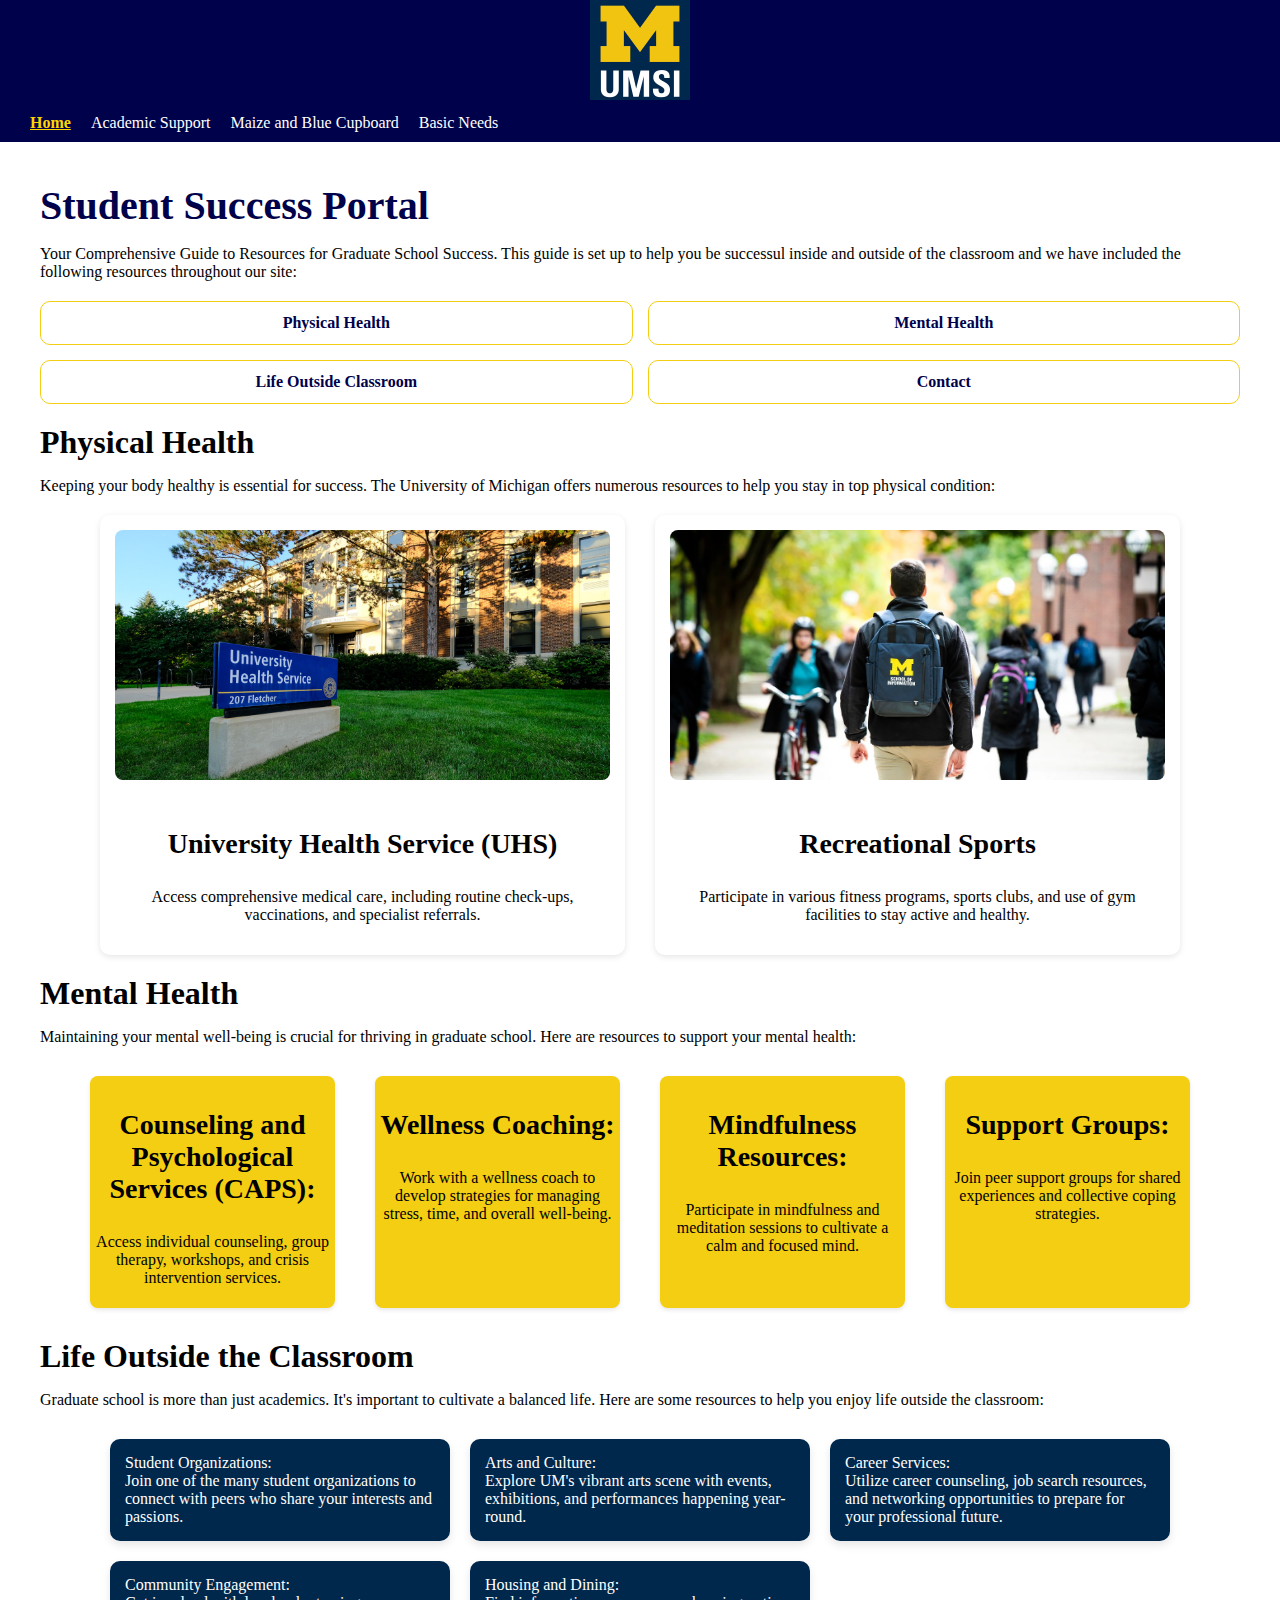
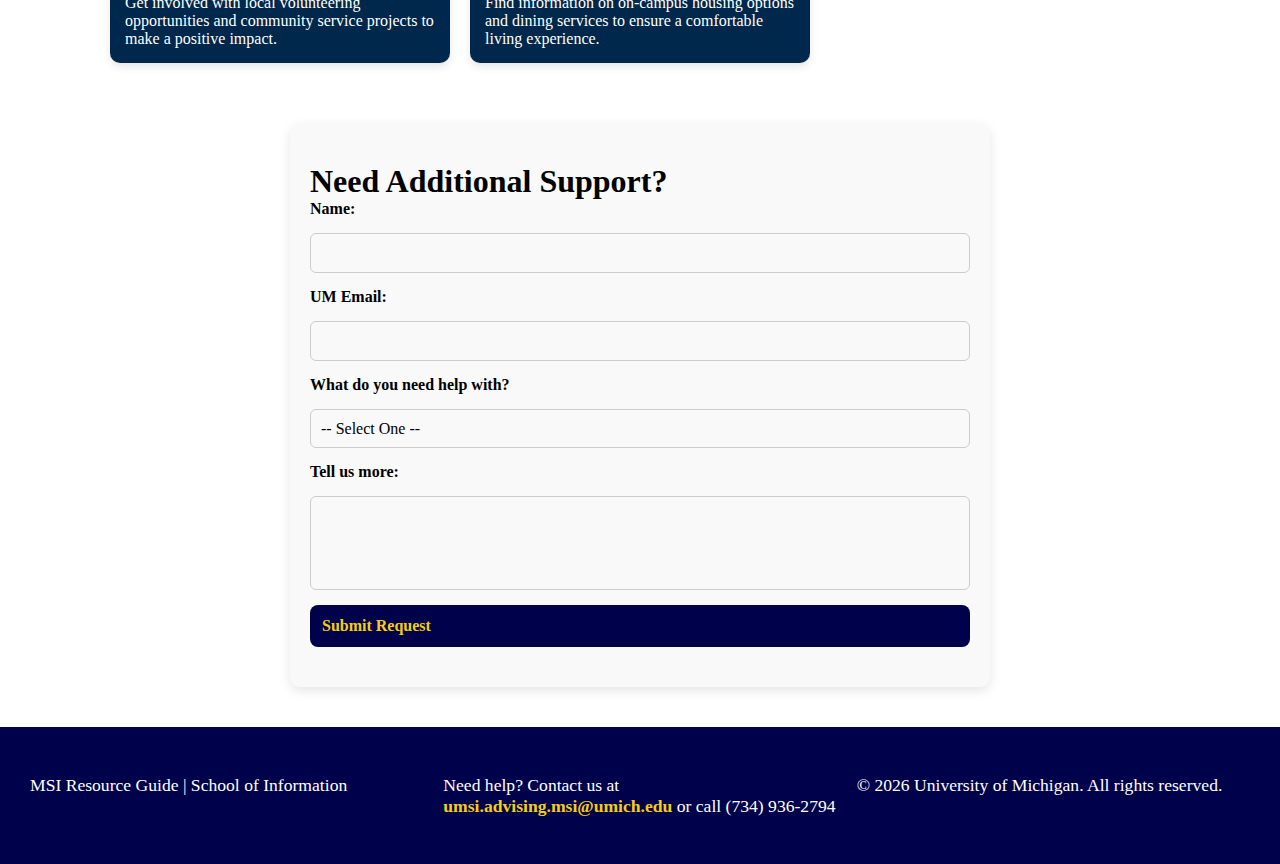
<file: index.html>
<!DOCTYPE html>
<html lang="en">
<head>
    <meta charset="UTF-8">
    <meta name="viewport" content="width=device-width, initial-scale=1.0">
    <link rel="stylesheet" href="css/html5reset.css">
    <link rel="stylesheet" href="css/style.css">
    <title>Student Success Portal</title>
</head>
<body>

    <header>
        <div class="head">
        <a href = "#main" class = "skip">Skip to Main Content</a>
                <img src="images/UMSI_signature_vertical_informal_solidblue.jpg" alt="UMSI Logo" class="logo">
                <nav>
                    <ul>
                    <li><a href="index.html" class="active">Home</a></li>
                    <li><a href="page_1.html">Academic Support</a></li>
                    <li><a href="page_2.html">Maize and Blue Cupboard</a></li>
                    <li><a href="page_3.html">Basic Needs</a></li>
                    </ul>
                </nav>
        </div>
                

            </header>
    <main id="main" style="margin: 40px ;">
        <h1>Student Success Portal</h1>
        <section>
            <p> Your Comprehensive Guide to Resources for Graduate School Success. This guide is set up to help you be successul inside and outside of the classroom and we have included the following resources throughout our site:</p>
            <ol class="resource_list">
                <!-- <li><a href="#academic-resources">Academic Resources</a></li> -->
                <li><a href="#physical-health">Physical Health</a></li>
                <li><a href="#mental-health">Mental Health</a></li>
                <li><a href="#life-outside-classroom">Life Outside Classroom</a></li>
                <li><a href="#support_form_section">Contact</a></li>
            </ol>
        </section>
        <section>
            <h2 id="physical_health">Physical Health</h2>
            <p>Keeping your body healthy is essential for success. The University of Michigan offers numerous resources to help you stay in top physical condition:</p>
          
            <div class="physical_card_list">
              <div class="card physical_card">
                <img src="images/UHS.jpg" alt="University Health Services building" class="uhs_img" />
                <div>
                  <h3>University Health Service (UHS)</h3>
                  <p>Access comprehensive medical care, including routine check-ups, vaccinations, and specialist referrals.</p>
                </div>
              </div>
          
              <div class="card physical_card">
                <img src="images/UMSI_CampusFall_UMSIBackpack_02.jpg" alt="A student wears a UMSI backpack in fall on the drag." />
                <div>
                  <h3>Recreational Sports</h3>
                  <p>Participate in various fitness programs, sports clubs, and use of gym facilities to stay active and healthy.</p>
                </div>
              </div>
            </div>
          </section>
          
        
        <section>
            <h2 id="mental-health">Mental Health</h2>
            <p>Maintaining your mental well-being is crucial for thriving in graduate school. Here are resources to support your mental health:</p>
            <div class="mental_card_list">
           
                <div class="mh_card">
                    <h3>Counseling and Psychological Services (CAPS):</h3>
                    <p> Access individual counseling, group therapy, workshops, and crisis intervention services.</p>
                </div>

                <div class="mh_card">
                    <h3>Wellness Coaching:</h3>
                    <p>Work with a wellness coach to develop strategies for managing stress, time, and overall well-being.</p>
                </div>

                <div class="mh_card">
                    <h3>Mindfulness Resources:</h3>
                    <p> Participate in mindfulness and meditation sessions to cultivate a calm and focused mind.</p> 
                </div>

                <div class="mh_card">
                    <h3>Support Groups:</h3>
                    <p> Join peer support groups for shared experiences and collective coping strategies.</p>
                </div>
            </div>
        </section>

        
        <section id="life-outside-classroom">
            <h2>Life Outside the Classroom</h2>
            <p>Graduate school is more than just academics. It's important to cultivate a balanced life. Here are some resources to help you enjoy life outside the classroom:</p>
            
            <div class="outside_buttons">
                <a href="https://www.si.umich.edu/student-experience/student-life/student-organizations" class="resource-button">
                    <strong>Student Organizations:</strong><br>Join one of the many student organizations to connect with peers who share your interests and passions.
                </a>
                <a href="https://campusinfo.umich.edu/article/art-culture" class="resource-button">
                    <strong>Arts and Culture:</strong><br>Explore UM's vibrant arts scene with events, exhibitions, and performances happening year-round.
                </a>
                <a href="https://www.si.umich.edu/student-experience/career-development/career-resources" class="resource-button">
                    <strong>Career Services:</strong><br>Utilize career counseling, job search resources, and networking opportunities to prepare for your professional future.
                </a>
                <a href="https://www.si.umich.edu/student-experience/engaged-learning/community-based-opportunities" class="resource-button">
                    <strong>Community Engagement:</strong><br>Get involved with local volunteering opportunities and community service projects to make a positive impact.
                </a>
                <a href="https://housing.umich.edu/" class="resource-button">
                    <strong>Housing and Dining:</strong><br>Find information on on-campus housing options and dining services to ensure a comfortable living experience.
                </a>
            </div>
        </section>

        <section class="support_form_section">
            <h2>Need Additional Support?</h2>
            <form action="https://formspree.io/f/meoapdop" method="POST" id="supportForm">
              <label for="name">Name:</label>
              <input type="text" id="name" name="name" required />
          
              <label for="email">UM Email:</label>
              <input type="email" id="email" name="email" required />
          
              <label for="need">What do you need help with?</label>
              <select id="need" name="need" required>
                <option value="">-- Select One --</option>
                <option value="food">Food</option>
                <option value="housing">Housing</option>
                <option value="mental_health">Mental Health</option>
                <option value="academic">Academic Support</option>
                <option value="other">Other</option>
              </select>
          
              <label for="message">Tell us more:</label>
              <textarea id="message" name="message" rows="4"></textarea>
          
              <button type="submit">Submit Request</button>
            </form>
          </section>
          
        
    </main>
    <footer>
        <p>MSI Resource Guide | School of Information</p>
        <p>Need help? Contact us at <a href="mailto:umsi.advising.msi@umich.edu">umsi.advising.msi@umich.edu</a> or call (734) 936-2794</p>
        <p>© <span id="year"></span> University of Michigan. All rights reserved.</p>
      </footer>
      
      <script>
        document.getElementById("year").textContent = new Date().getFullYear();
      </script>
      


</body>
</html>
</file>
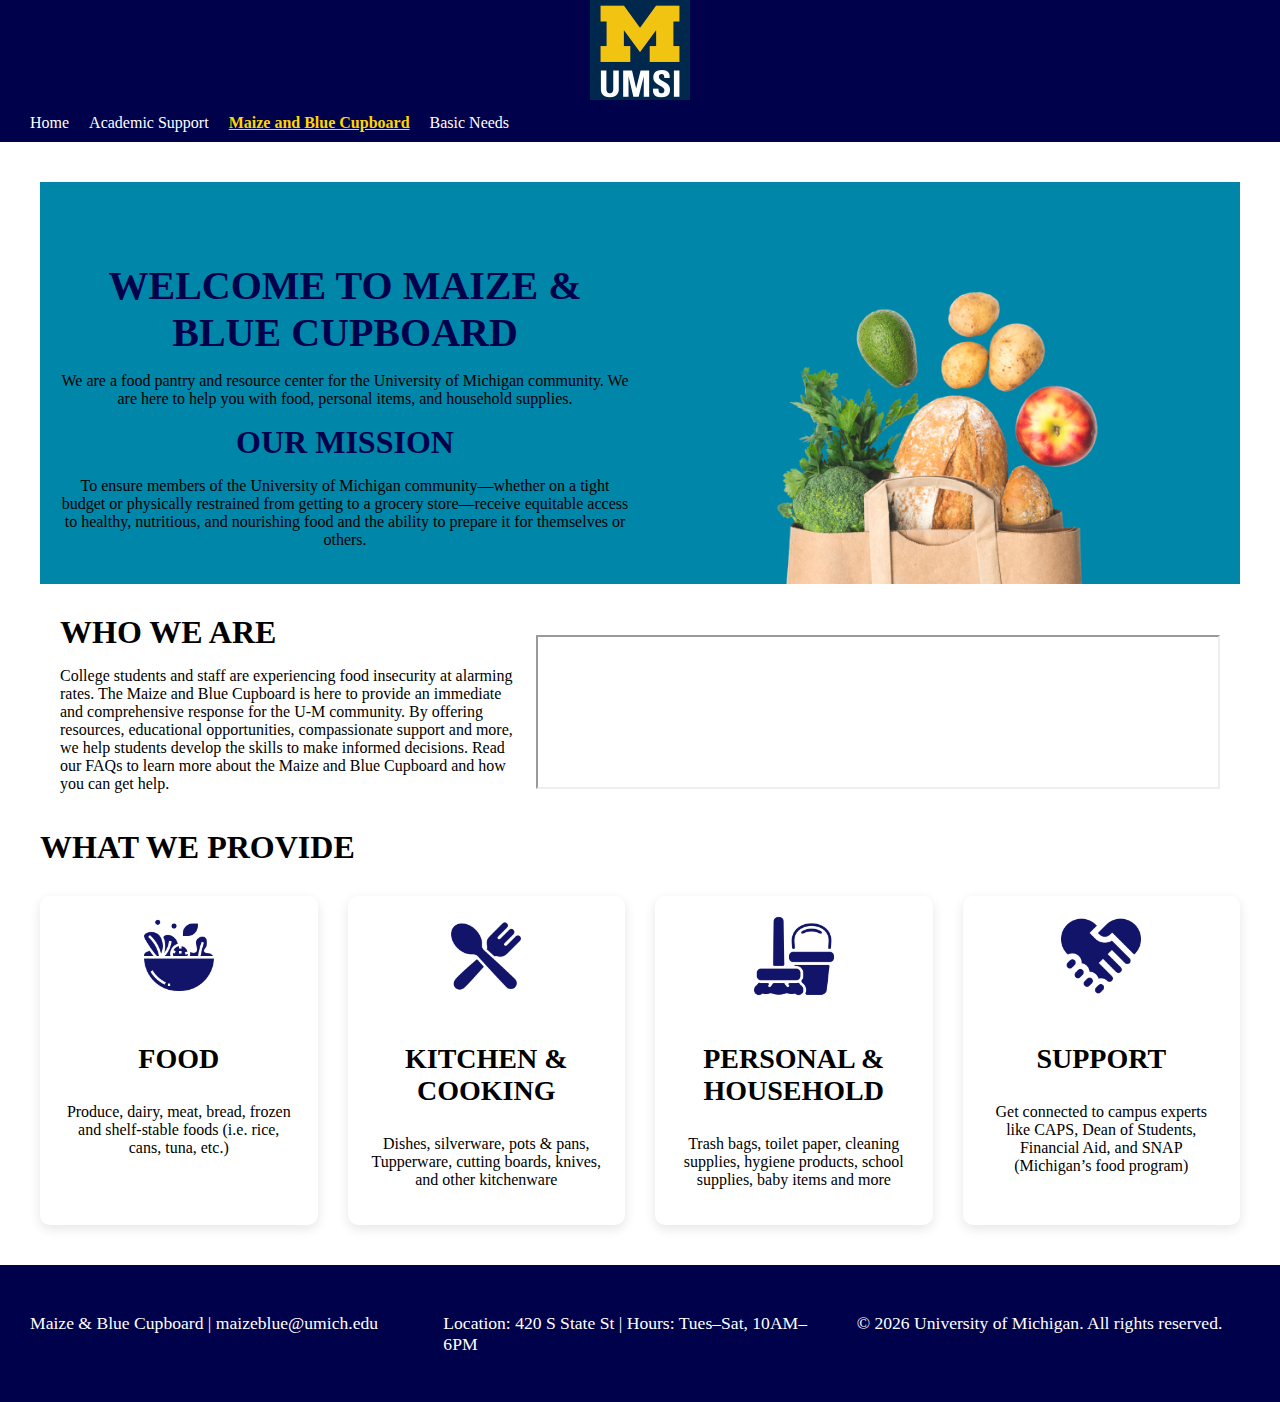
<file: page_2.html>
<!DOCTYPE html>
<html lang="en">
<head>
    <meta charset="UTF-8">
    <meta name="viewport" content="width=device-width, initial-scale=1.0">
    <link rel="stylesheet" href="css/html5reset.css">
    <link rel="stylesheet" href="css/style.css">
    <title>Maize and Blue Cupboard</title>
</head>
<body>

    <header>
        <div class="head" >
            <a href = "#main" class = "skip">Skip to Main Content</a>
        <img src="images/UMSI_signature_vertical_informal_solidblue.jpg" alt="UMSI Logo" class="logo">
            <nav>
                <ul>
                <li><a href="index.html">Home</a></li>
                <li><a href="page_1.html">Academic Support</a></li>
                <li><a href="page_2.html" class="active">Maize and Blue Cupboard</a></li>
                <li><a href="page_3.html">Basic Needs</a></li>
                </ul>
            </nav>
        </div>
    </header>

    <main id="main" style="margin: 40px;">
        <div class="maize_mission">
            <div class="maize_mission_text">
                <h1>WELCOME TO MAIZE & BLUE CUPBOARD</h1>
                <p class="maize_p">We are a food pantry and resource center for the University of Michigan community. We are here to help you with food, personal items, and household supplies.</p>
                <h2> OUR MISSION</h2>
                <p class="maize_p">To ensure members of the University of Michigan community—whether on a tight budget or physically restrained from getting to a grocery store—receive equitable access to healthy, nutritious, and nourishing food and the ability to prepare it for themselves or others.</p>
            </div>
            <img src="images/grocerybag.png" alt="grocery bag" class="maize_bag">
        </div>
        
        
        
        
        <div class="video-section">
            <div>
                <h2>WHO WE ARE</h2><p>College students and staff are experiencing food insecurity at alarming rates. The Maize and Blue Cupboard is here to provide an immediate and comprehensive response for the U-M community. By offering resources, educational opportunities, compassionate support and more, we help students develop the skills to make informed decisions.

            Read our FAQs to learn more about the Maize and Blue Cupboard and how you can get help.</p>
            </div>
            <iframe  class="maize_video"
                src="https://www.youtube.com/embed/ksqfEgX8KJg?start=3" 
                title="Video of Maize and Blue Cupboard" >
            </iframe>
        </div>
<div>
<h2>WHAT WE PROVIDE</h2>
    <div class="provide_grid">
    <div class="provide_card">
        <img src="images/salad.png" alt="Food Icon" >
        <h3>FOOD</h3>
        <p>Produce, dairy, meat, bread, frozen and shelf-stable foods (i.e. rice, cans, tuna, etc.)</p>
    </div>

  <div class="provide_card">
    <img src="images/spoon-and-fork.png" alt="Utensils Icon" >
    <h3>KITCHEN & COOKING</h3>
    <p>Dishes, silverware, pots & pans, Tupperware, cutting boards, knives, and other kitchenware</p>
  </div>

  <div class="provide_card">
    <img src="images/cleaning.png" alt="cleaning Icon" >
    <h3>PERSONAL & HOUSEHOLD</h3>
    <p>Trash bags, toilet paper, cleaning supplies, hygiene products, school supplies, baby items and more</p>
  </div>

  <div class="provide_card">
    <img src="images/handshake (2).png" alt="Handshake Support Icon" >
    <h3>SUPPORT</h3>
    <p>Get connected to campus experts like CAPS, Dean of Students, Financial Aid, and SNAP (Michigan’s food program)</p>
  </div>
</div>
</div>
          


    </main>
    <footer>
        <p>Maize & Blue Cupboard | maizeblue@umich.edu</p>
        <p>Location: 420 S State St | Hours: Tues–Sat, 10AM–6PM</p>
        <p>© <span id="year"></span> University of Michigan. All rights reserved.</p>
        <!-- <p>© Copyrights <span id="year"></span> by CodexWorld. All rights reserved.</p> -->
    </footer>
    <script>
        document.getElementById("year").textContent = new Date().getFullYear();
      </script>
</body>

</html>
</file>
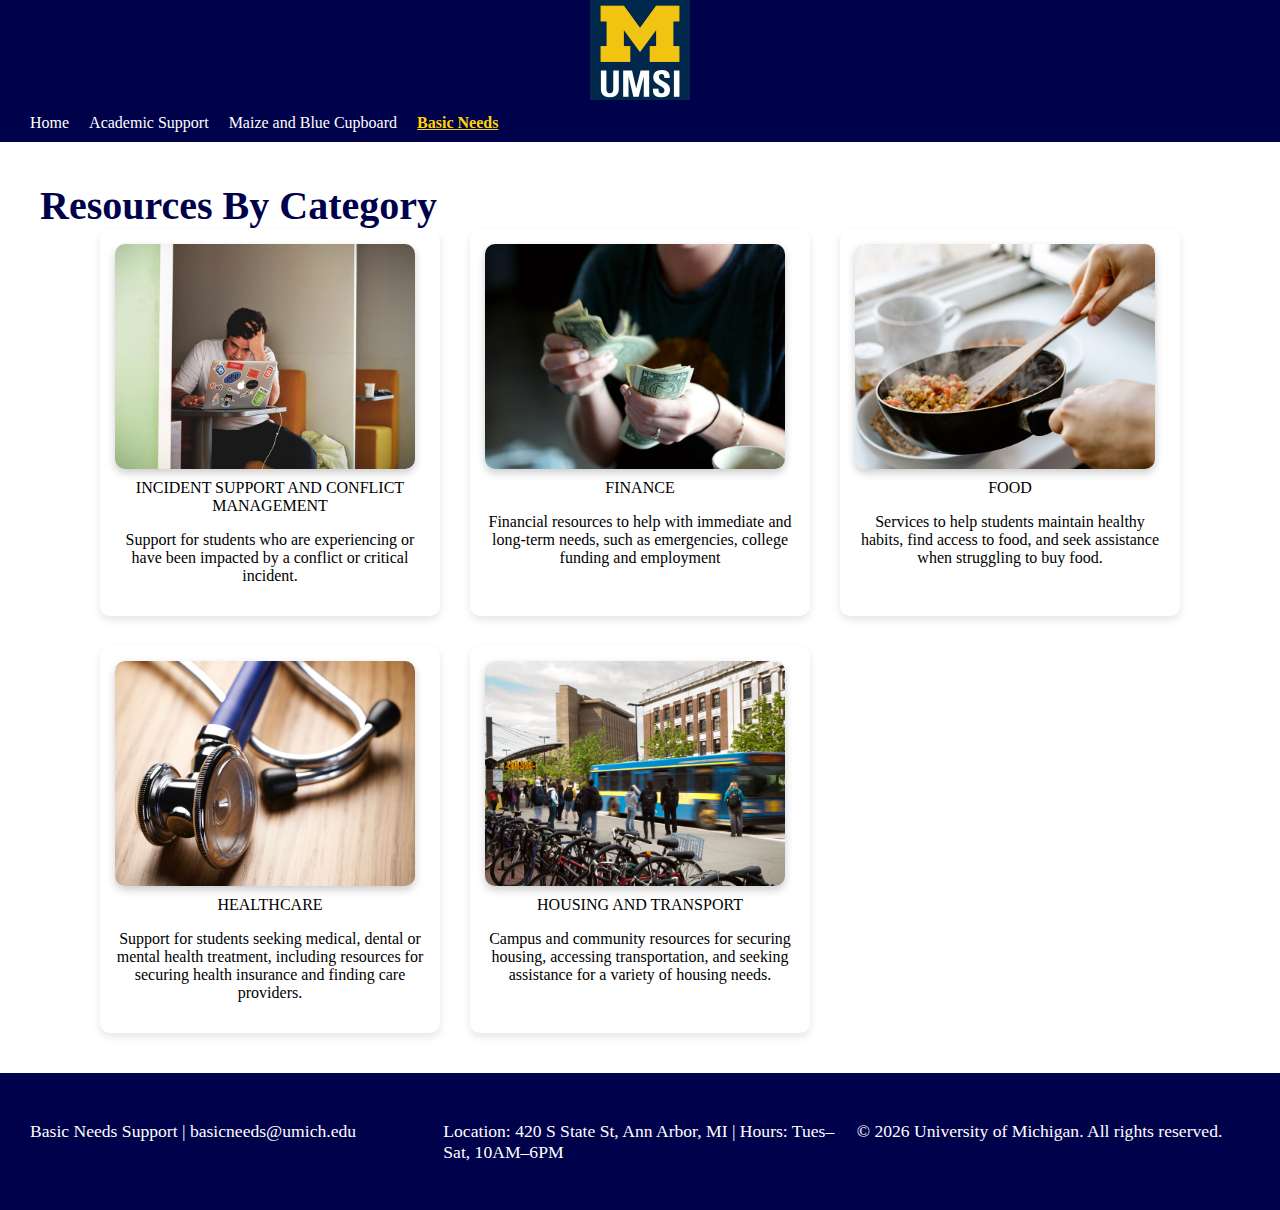
<file: page_3.html>
<!DOCTYPE html>
<html lang="en">
<head>
    <meta charset="UTF-8">
    <meta name="viewport" content="width=device-width, initial-scale=1.0">
    <link rel="stylesheet" href="css/html5reset.css">
    <link rel="stylesheet" href="css/style.css">
    <title>Basic Needs</title>
</head>
<body>

    <header>
        <div class="head">
            <a href = "#main" class = "skip">Skip to Main Content</a>
            <img src="images/UMSI_signature_vertical_informal_solidblue.jpg" alt="UMSI Logo" class="logo">
        <nav>
            <ul>
            <li><a href="index.html">Home</a></li>
            <li><a href="page_1.html">Academic Support</a></li>
            <li><a href="page_2.html">Maize and Blue Cupboard</a></li>
            <li><a href="page_3.html" class="active">Basic Needs</a></li>
        </ul>
        </nav>
        

    </header>
    <main id="main" style="margin: 40px;">
        <div><h1>Resources By Category</h1></div>
        <div>
             <ul class="card_list">
                <li class="card">
                    <img src="images/criticalincident.jpg" alt="a guy looking stressed" > 
                    <div>
                    <a href="https://basicneeds.studentlife.umich.edu/category/critical-incident-support-conflict-management/" style="color: black;">INCIDENT SUPPORT AND CONFLICT MANAGEMENT</a> 
                    <p>Support for students who are experiencing or have been impacted by a conflict or critical incident.</p></div></li> 
                <li class="card">
                    <img src="images/finance.jpg" alt="a girl counting cash">
                    <div>
                    <a href="https://basicneeds.studentlife.umich.edu/category/finance/" style="color: black;">FINANCE</a>
                    <p>Financial resources to help with immediate and long-term needs, such as emergencies, college funding and employment</p>
                    </div>
                </li>
                <li class="card">
                    <img src="images/food.jpg" alt="a person making food in their pan" > 
                    <div>
                    <a href="https://basicneeds.studentlife.umich.edu/category/food/" style="color: black;">FOOD</a>
                    <p> Services to help students maintain healthy habits, find access to food, and seek assistance when struggling to buy food.</p></div></li>
                <li class="card">
                    <img src="images/healthcare-1.jpg" alt="stethescope" > 
                    <div>
                    <a href="https://basicneeds.studentlife.umich.edu/category/health-care/" style="color: black;">HEALTHCARE</a>
                    <p> Support for students seeking medical, dental or mental health treatment, including resources for securing health insurance and finding care providers.</p></div></li>
                <li class="card">
                    <img src="images/housingtransportation.jpg" alt="bus going"> <div>
                    <a href="https://basicneeds.studentlife.umich.edu/category/housing-transportation/" style="color: black;">HOUSING AND TRANSPORT</a>
                    <p> Campus and community resources for securing housing, accessing transportation, and seeking assistance for a variety of housing needs.</p></div></li>
            </ul>

        </div>
    </main>
    <footer>
        <p>Basic Needs Support | basicneeds@umich.edu</p>
        <p>Location: 420 S State St, Ann Arbor, MI | Hours: Tues–Sat, 10AM–6PM</p>
        <p>© <span id="year"></span> University of Michigan. All rights reserved.</p>
      </footer>
      
      <script>
        document.getElementById("year").textContent = new Date().getFullYear();
      </script>
    
</body>

</html>
</file>
<file: css/style.css>
/*  */
/*skip styling and positioning */
html {
    scroll-behavior: smooth;
  } 

.skip{
    position: absolute;
    top: -20px;
    color: #ffffff;
    text-align: left
}
.skip:focus{
    top: 20px;
    background-color: blue;
}
/*nav styling */
nav {
    display: grid;
    grid-template-columns: 1fr;
    justify-items: start;
    align-content: start;
    background-color: #00014b;
    padding: 10px 0;
}

nav a.active{
    color: rgb(255, 213, 0);
    font-weight: bold;
    text-decoration: underline;
  }

nav ul{
    list-style-type: none;
    text-align: start;
}

nav a {
    color: white;
}

h1 {
    font-weight: bold;
    color: #00014b;
    font-family: 'Times New Roman', Times, serif;
    font-size: 32px;
}
h2 {
    display: block;
    font-size: 32px;
    font-weight: bold;
    unicode-bidi: isolate;
    font-family: 'Times New Roman', Times, serif;
}
h3 {
    display: block;
    font-size: 1.17em;
    margin-block-start: 1em;
    margin-block-end: 1em;
    margin-inline-start: 0px;
    margin-inline-end: 0px;
    font-weight: bold;
    font-family: 'Times New Roman', Times, serif;
}
p {
    font-size: 1em;
    margin-block-start: 1em;
    margin-block-end: 1em;
    font-family: 'Times New Roman', Times, serif;
}


/* footer styling */
  
footer {
    margin-top: 40px;
    padding: 15px;
    background-color: #00014b;
    color: #ffffff;
    text-align: center;
    display: grid;
    grid-template-columns: 1fr 1fr 1fr;
    gap: 20px;
}

footer a {
    color: #f3ce12;
    text-decoration: none;
    font-weight: bold;
}

/* img styling */
div ul li img {
    width: 300px;
    height: auto;
    border-radius: 5px;
}
/* card styling */
.card {
    display: grid;
    grid-template-rows: auto 1fr;
    gap: 10px;
    background: white;
    padding: 15px;
    border-radius: 10px;
    box-shadow: 0 4px 8px rgba(0, 0, 0, 0.1);
    align-items: start;
    text-align: center;
    width: 300px;
}
.card_list{
    display: grid;
    justify-items: center;
    gap: 20px;
    list-style-type: none;
    width: 100%;
    padding: 0;
}
/* logo styling */
.logo{
    width: 100px;
    height: auto;
}

/* Page 1 styling */
.advisor_button_list {
    display: grid;
    gap: 15px;
    padding: 0;
    list-style: none;
    margin-top: 40px;
  }
  
  .advisor_button_list li {
    background-color: #FFCB05;
    color: #011d3a;
    padding: 14px 18px;
    border-radius: 8px;
    font-weight: bold;
    text-align: center;
    transition: background-color 0.3s ease;
  }
  
  /* .advisor_button_list li:hover {
    background-color: #011d3a;
    color: #FFCB05; */

/* page 2 styling */
.video-section {
    display: grid;
    grid-template-columns: 1fr;
    gap: 20px;
    align-items: center;
    justify-items: center;
    margin: 20px;
  }
  
.maize_video{
    width: 100%;
    height: auto;
}
.img_div {
    display: grid;
    grid-template-columns: 1fr;
    gap: 20px;
    margin: 30px;
    align-items: start;
  }
  
  .text_block {
    font-family: 'Times New Roman', Times, serif;
    text-align: left;
  }
  
  .maize_img {
    width: 100%;
    height: auto;
    border-radius: 10px;
    box-shadow: 0 4px 10px rgba(0,0,0,0.15);
    object-fit: cover;
  }

.maize_bag {
    width: 100%;
    max-width: 450px;
    height: auto;
    margin: auto;
  }


.maize_mission {
    display: grid;
    grid-template-columns: 1fr;
    gap: 20px;
    margin: 40px 20px;
    align-items: center;
    text-align: left;
}

.maize_text {
    max-width: 600px;
    margin: auto;
  }
  
  .maize_bag {
    width: 100%;
    max-width: 450px;
    height: auto;
    margin: auto;
  }

  .maize_intro{
    text-align: left;
  }

  .maize_p{
    color: black;
  }

  .provide_grid {
    display: grid;
    grid-template-columns: 1fr;
    gap: 30px;
    margin-top: 30px;
    text-align: center;
  }
  .provide_card {
    background-color: #ffffff;
    border-radius: 10px;
    padding: 20px;
    box-shadow: 0 4px 12px rgba(0,0,0,0.1);
    transition: transform 0.3s ease;
  }
  .provide_card:hover {
    transform: translateY(-5px);
  }
  .provide_card img {
    width: 80px;
    height: 80px;
    object-fit: contain;
    margin-bottom: 15px;
  }


.active{
    color: rgb(255, 213, 0);
}



.head{
    background-color: #00014b;
    text-align: center;
}

/* Index Page Styling */


.outside_buttons {
    display: grid;
    gap: 20px;
    margin: 30px auto;
    padding: 0 20px;
    max-width: 1100px;
    grid-template-columns: 1fr; /* mobile default */
  }
  
  .resource-button {
    background-color: #00274C;
    color: white;
    padding: 15px;
    border-radius: 10px;
    text-decoration: none;
    text-align: left;
    font-size: 16px;
    box-shadow: 0 4px 8px rgba(0,0,0,0.1);
    transition: background-color 0.3s ease;
  }
  
  .resource-button:hover {
    background-color: #011d3a;
    color: #FFCB05;
  }

.physical_card_list {
  display: grid;
  grid-template-columns: 1fr;
  gap: 20px;
  margin: 20px;
}
  
.physical_card {
    background-color: white;
    border-radius: 10px;
    padding: 15px;
    box-shadow: 0 2px 6px rgba(0,0,0,0.1);
    display: flex;
    flex-direction: column;
    align-items: center;
  }
  
.physical_card img {
    width: 100%;
    height: 250px; /* same height */
    object-fit: cover; /* so image doesn't stretch */
    border-radius: 8px;
    margin-bottom: 10px;
  }

.mh_card {
    background-color: #f3ce12;
    padding: 5px;
    border-radius: 8px;
    box-shadow: 0 2px 4px rgba(0, 0, 0, 0.1);
    text-align: center;
    margin: 10px;
}
.mental_card_list {
    display: grid;
    grid-template-columns: 1fr;
    gap: 20px;
    margin: 20px 0;
    justify-items: center;
  }

  .resource_list {
    list-style: none;
    padding-left: 0;
    margin: 20px auto;
    display: flex;
    flex-wrap: nowrap; 
    justify-content: center;
    gap: 15px;
    flex-direction: row;
    max-width: 100%;
  }

  .resource_list li {
    flex: 1 1 auto;
  }
  
  .resource_list li a {
    display: block;
    text-decoration: none;
    background-color: #ffffff;
    color: #00014b;
    border: solid 1px #f3ce12;
    padding: 12px 20px;
    border-radius: 10px;
    font-weight: bold;
    text-align: center;
    transition: background-color 0.3s ease, transform 0.2s ease;
  }
  
  .resource_list li a:hover {
    background-color: #f3ce12;
    color: #00014b;
    transform: translateY(-2px);
  }

/* form styling */
.support_form_section {
    background-color: #f9f9f9;
    padding: 40px 20px;
    margin: 60px auto 40px;
    max-width: 700px;
    border-radius: 10px;
    box-shadow: 0 4px 12px rgba(0,0,0,0.1);
    font-family: 'Times New Roman', Times, serif;
  }
  
  .support_form_section form {
    display: flex;
    flex-direction: column;
    gap: 15px;
  }
  
  .support_form_section label {
    font-weight: bold;
  }
  
  .support_form_section input,
  .support_form_section select,
  .support_form_section textarea {
    padding: 10px;
    border-radius: 6px;
    border: 1px solid #ccc;
    font-size: 1rem;
  }
  
  .support_form_section button {
    background-color: #00014b;
    color: #f3ce12;
    border: none;
    padding: 12px;
    font-weight: bold;
    border-radius: 8px;
    cursor: pointer;
    transition: background-color 0.3s ease;
  }
  
  .support_form_section button:hover {
    background-color: #12146a;
  }


/* 404 error page styling */
.error-container {
    text-align: center;
    max-width: 600px;
    margin: auto;
    margin-top: 10%;
    padding: 40px;
    background-color: rgb(255, 213, 0);
    border: 2px solid #00014b;
    border-radius: 10px;
    box-shadow: 0 4px 10px rgba(0, 0, 0, 0.1);
    font-family: 'Times New Roman', Times, serif;
  }

  .error-container h1 {
    font-size: 32px;
    color: #00014b;
    margin-bottom: 10px;
  }

  .error-container .subtitle {
    font-size: 1.2em;
    color: #333;
    margin-bottom: 20px;
  }

  .quick-links {
    margin-top: 20px;
  }

 .quick-links a {
        display: inline-block;
        background-color: #00014b;
        color: white;
        padding: 10px 20px;
        text-decoration: none;
        border-radius: 5px;
        margin: 5px;
        transition: background-color 0.3s ease;
    }
  
  .quick-links a:hover {
    background-color: #12146a;
  }
  

  /* Tablet (min-width: 768px) */
@media (min-width: 768px) {

    /* Cards in multiple columns */
    .card_list {
      grid-template-columns: repeat(auto-fit, minmax(250px, 1fr));
      justify-items: stretch;
      padding: 0 20px;
    }
  
    /* Improve nav layout */
    nav {
      grid-template-columns: auto auto;
      justify-content: space-between;
      align-items: center;
      padding: 10px 30px;
    }
  
    nav ul {
      display: flex;
      gap: 20px;
    }

    .video-section {
        grid-template-columns: 2fr 3fr;
      }
    .maize_video {
        width: 100%;
        height: auto;
      }
    
      .img_div {
        grid-template-columns: 2fr 3fr;
      }
    
      .maize_img {
        width: 100%;
        max-height: 250px;
      }
  
    /* Make images less cramped */
    div ul li img {
      width: 100%;
      max-width: 300px;
      border-radius: 10px;
      box-shadow: 0 4px 8px rgba(0, 0, 0, 0.2);
    }

    /* Index Page styling */
    .physical_card_list {
        grid-template-columns: repeat(2, 1fr);
        padding: 0 20px;
      }
    
    .physical_card {
        max-width: 100%;
      }

    .mental_card_list {
        grid-template-columns: repeat(2, 1fr);
        padding: 0 20px;
      }

      .outside_buttons {
        grid-template-columns: repeat(2, 1fr);
      }

      .resource_list {
        flex-direction: row;
        flex-wrap: wrap;
        justify-content: center;
      }
    
      .resource_list li {
        flex: 1 1 45%;
      }

    /* Page 1 styling  */

    .advisor_button_list {
        grid-template-columns: repeat(2, 1fr);
      }
  

    /* Footer layout */
    footer {
      display: grid;
      grid-template-columns: 1fr 1fr;
      text-align: left;
      gap: 20px;
      padding: 30px;
    }

    /* Page 2 styling */

    .maize_mission {
        grid-template-columns: 1fr 1fr;
        justify-items: center;
        text-align: left;
        background-color: #0086a8;
        color: #00014b;
        padding: 60px 20px 0 20px ;
      }

    .maize_bag {
        max-width: 100%;
        height: auto;
      }
    
    .provide_grid {
        grid-template-columns: repeat(2, 1fr);
      }
}

  

/* Desktop (min-width: 1024px) */
@media (min-width: 1024px) {

    .error-container {
      max-width: 800px;
      padding: 60px;
    }
  
    nav {
      grid-template-columns: 1fr auto;
    }
  
    .card {
      width: 100%;
    }
  
    .card_list {
      gap: 30px;
      padding: 0 60px;
    }
  
    footer {
      grid-template-columns: repeat(3, 1fr);
      text-align: left;
      font-size: 1.1em;
    }
  
    h1 {
      font-size: 40px;
    }
  
    h2 {
      font-size: 32px;
    }
  
    h3 {
      font-size: 1.75rem;
    }
    
    .video-section {
        grid-template-columns: 2fr 3fr;
      }
    .maize_video {
        width: 100%;
        height: auto;
      }
    
      .img_div {
        grid-template-columns: 2fr 3fr;
      }
    
      .maize_img {
        width: 100%;
        max-height: 250px;
      }
    
    .provide_grid {
        grid-template-columns: repeat(4, 1fr);
    }
    
    /* Index Page Styling */
    .mental_card_list {
        grid-template-columns: repeat(4, 1fr);
        padding: 0 40px;
      }

      .outside_buttons {
        grid-template-columns: repeat(3, 1fr);
        align-items: center;
      }

      .physical_card_list {
        grid-template-columns: repeat(2, 1fr);
        gap: 30px;
        padding: 0 40px;
      }

    /* Page 1 styling */

    .advisor_button_list {
        grid-template-columns: repeat(3, 1fr);
      }


    /* Page 2 styling  */

    .maize_mission{
        display: grid;
        grid-template-columns: 1fr 1fr;
        gap: 20px;
        margin: 30px 0;
        align-items: center;
        justify-items: center;
        text-align: center;
        /* background-color: #00014b; */
    }
    .maize_bag {
        max-width: 60%;
        height: auto;
      }

  }
</file>
